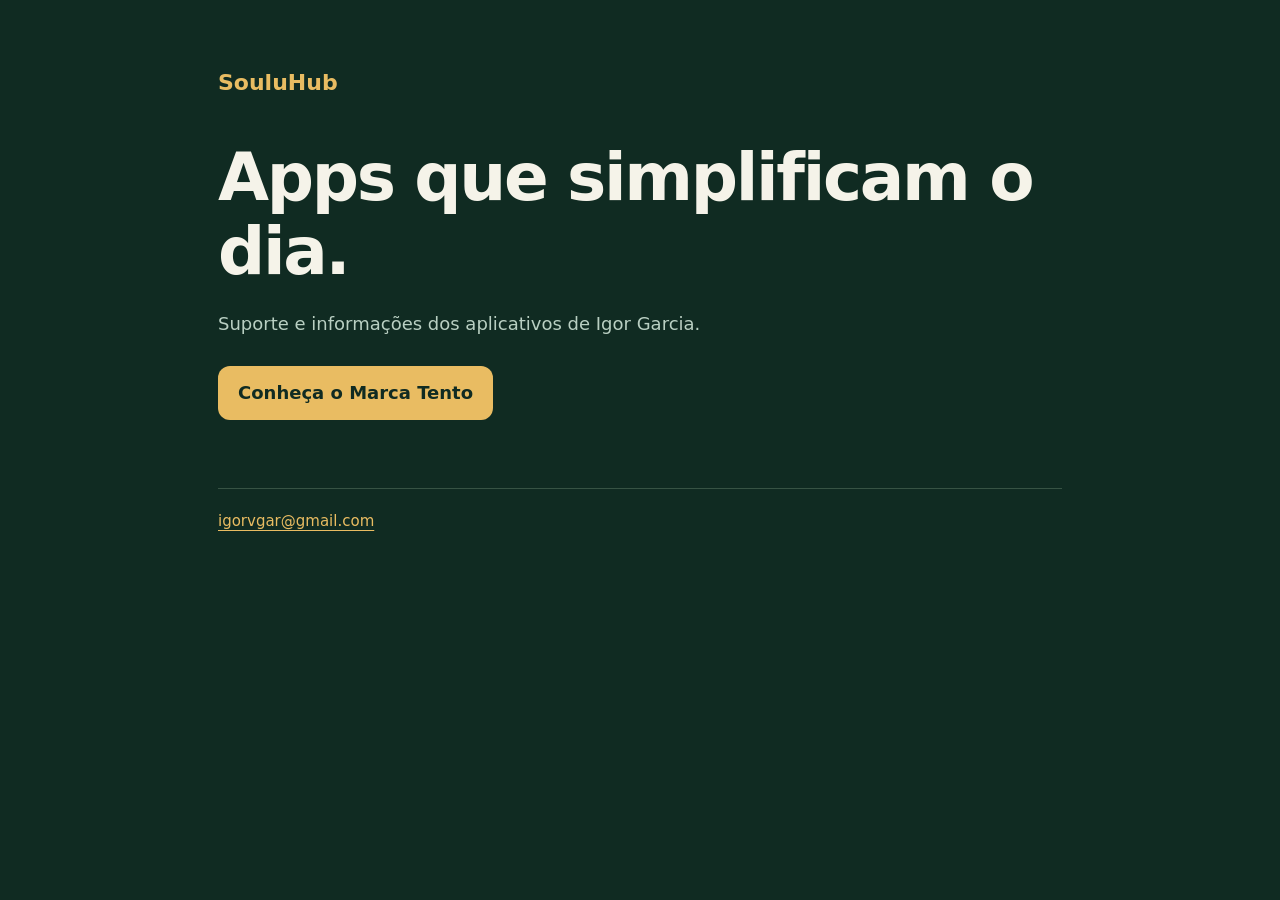
<file: index.html>
<!doctype html><html lang="pt-BR"><head><meta charset="utf-8"><meta name="viewport" content="width=device-width, initial-scale=1"><title>SouluHub — suporte de aplicativos</title><link rel="stylesheet" href="/marca-tento/style.css"></head><body><main><a class="brand" href="/">SouluHub</a><h1>Apps que simplificam o dia.</h1><p>Suporte e informações dos aplicativos de Igor Garcia.</p><a class="button" href="/marca-tento/">Conheça o Marca Tento</a><footer><a href="mailto:igorvgar@gmail.com">igorvgar@gmail.com</a></footer></main></body></html>
</file>
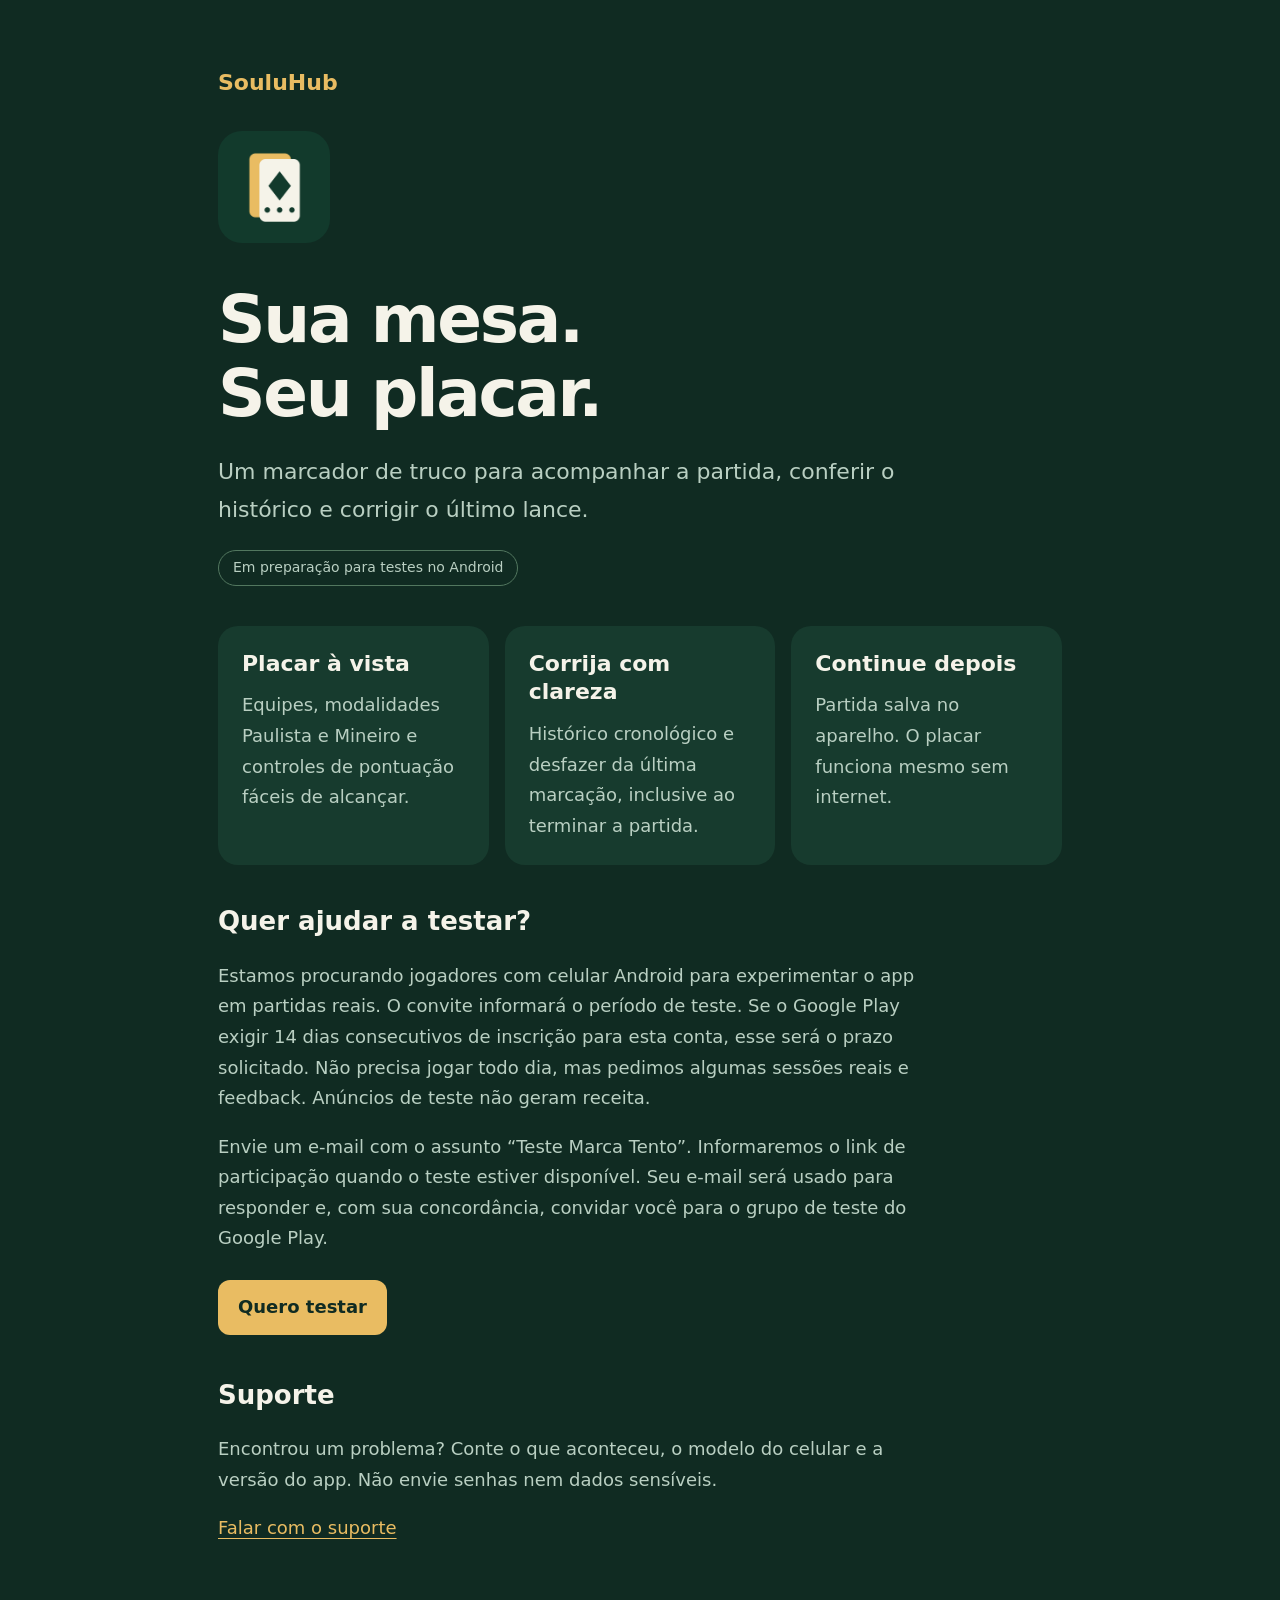
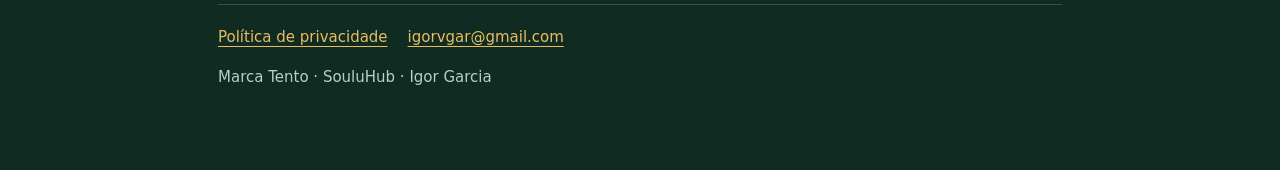
<file: marca-tento/index.html>
<!doctype html><html lang="pt-BR"><head><meta charset="utf-8"><meta name="viewport" content="width=device-width,initial-scale=1"><meta name="description" content="Marca Tento: placar de truco com histórico, desfazer e partida salva. Informações, testes e suporte."><title>Marca Tento — Placar de Truco</title><link rel="stylesheet" href="style.css"></head><body><main><a class="brand" href="/">SouluHub</a><img class="logo" src="icon.png" alt="Marca Tento: carta e três tentos"><h1>Sua mesa.<br>Seu placar.</h1><p class="lead">Um marcador de truco para acompanhar a partida, conferir o histórico e corrigir o último lance.</p><span class="status">Em preparação para testes no Android</span><div class="grid"><section class="card"><h2>Placar à vista</h2><p>Equipes, modalidades Paulista e Mineiro e controles de pontuação fáceis de alcançar.</p></section><section class="card"><h2>Corrija com clareza</h2><p>Histórico cronológico e desfazer da última marcação, inclusive ao terminar a partida.</p></section><section class="card"><h2>Continue depois</h2><p>Partida salva no aparelho. O placar funciona mesmo sem internet.</p></section></div><h2>Quer ajudar a testar?</h2><p>Estamos procurando jogadores com celular Android para experimentar o app em partidas reais. O convite informará o período de teste. Se o Google Play exigir 14 dias consecutivos de inscrição para esta conta, esse será o prazo solicitado. Não precisa jogar todo dia, mas pedimos algumas sessões reais e feedback. Anúncios de teste não geram receita.</p><p>Envie um e-mail com o assunto “Teste Marca Tento”. Informaremos o link de participação quando o teste estiver disponível. Seu e-mail será usado para responder e, com sua concordância, convidar você para o grupo de teste do Google Play.</p><a class="button" href="mailto:igorvgar@gmail.com?subject=Teste%20Marca%20Tento">Quero testar</a><h2>Suporte</h2><p>Encontrou um problema? Conte o que aconteceu, o modelo do celular e a versão do app. Não envie senhas nem dados sensíveis.</p><a href="mailto:igorvgar@gmail.com?subject=Suporte%20Marca%20Tento">Falar com o suporte</a><footer><a href="privacy.html">Política de privacidade</a><a href="mailto:igorvgar@gmail.com">igorvgar@gmail.com</a><p>Marca Tento · SouluHub · Igor Garcia</p></footer></main></body></html>
</file>
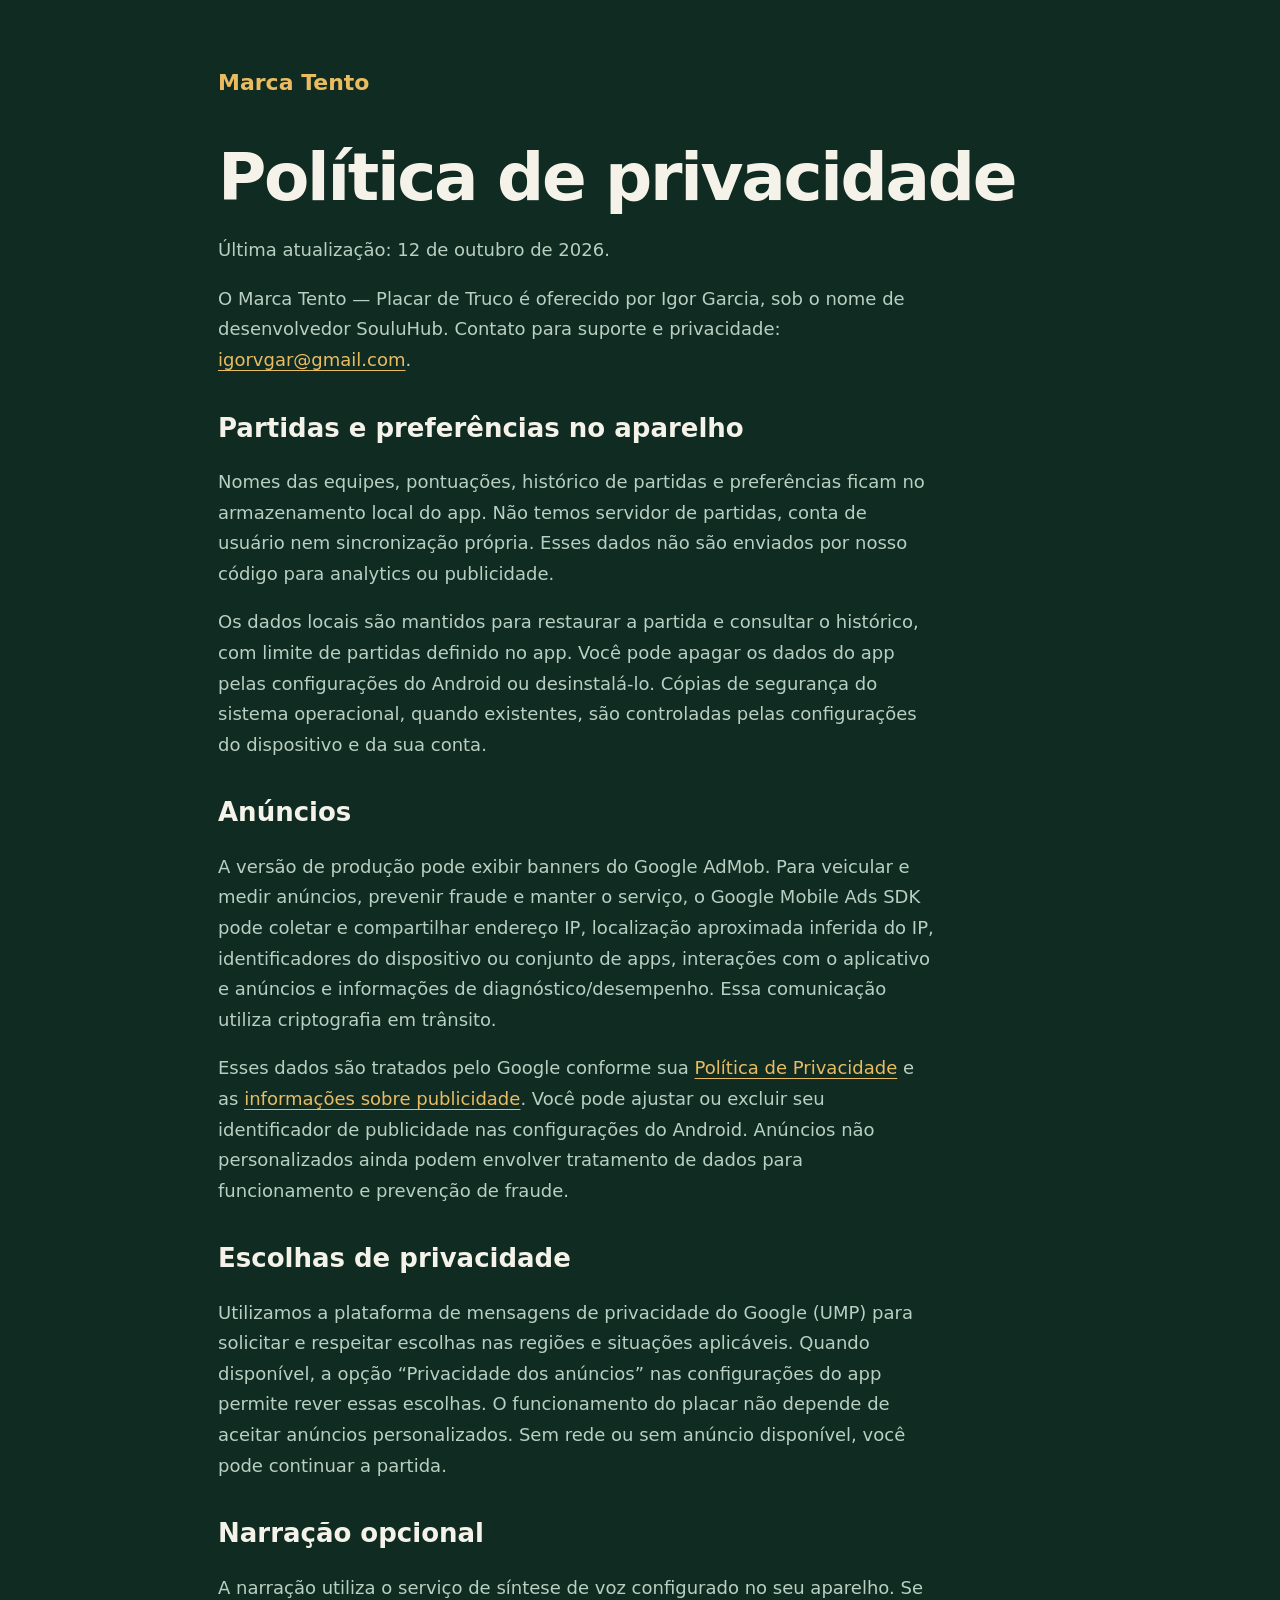
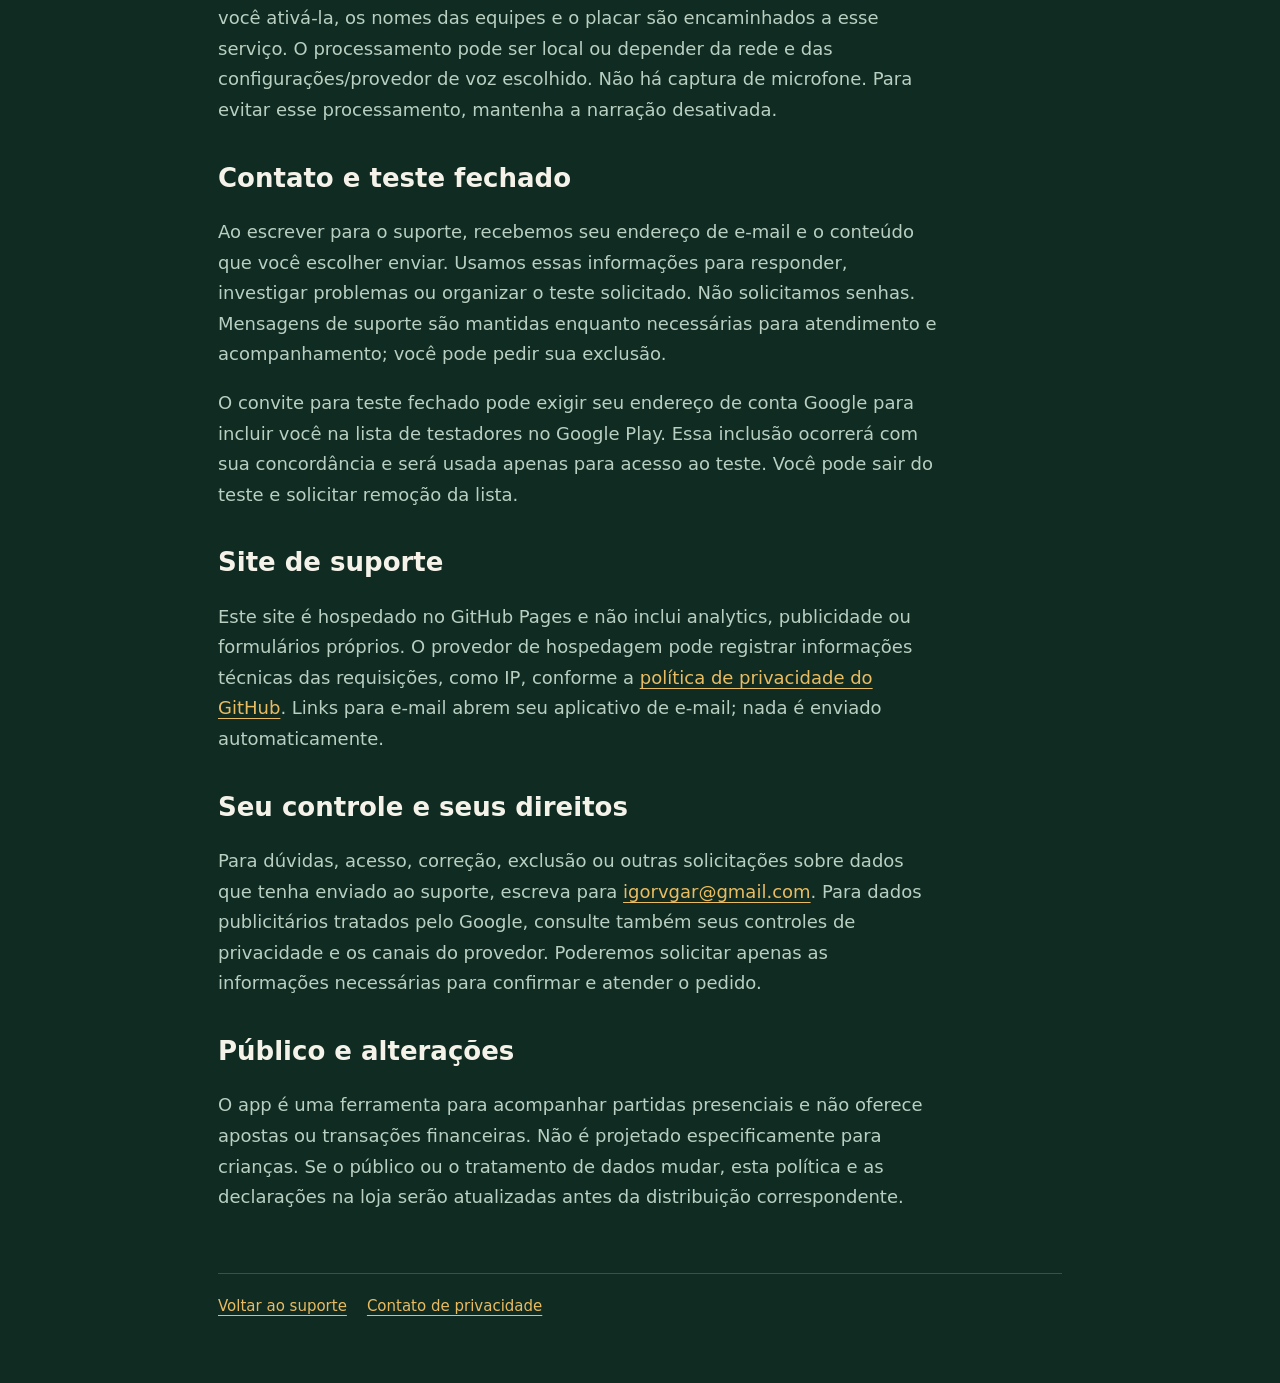
<file: marca-tento/privacy.html>
<!doctype html><html lang="pt-BR"><head><meta charset="utf-8"><meta name="viewport" content="width=device-width,initial-scale=1"><meta name="robots" content="index,follow"><title>Privacidade — Marca Tento</title><link rel="stylesheet" href="style.css"></head><body><main><a class="brand" href="./">Marca Tento</a><h1>Política de privacidade</h1><p>Última atualização: 12 de outubro de 2026.</p><p>O Marca Tento — Placar de Truco é oferecido por Igor Garcia, sob o nome de desenvolvedor SouluHub. Contato para suporte e privacidade: <a href="mailto:igorvgar@gmail.com">igorvgar@gmail.com</a>.</p><h2>Partidas e preferências no aparelho</h2><p>Nomes das equipes, pontuações, histórico de partidas e preferências ficam no armazenamento local do app. Não temos servidor de partidas, conta de usuário nem sincronização própria. Esses dados não são enviados por nosso código para analytics ou publicidade.</p><p>Os dados locais são mantidos para restaurar a partida e consultar o histórico, com limite de partidas definido no app. Você pode apagar os dados do app pelas configurações do Android ou desinstalá-lo. Cópias de segurança do sistema operacional, quando existentes, são controladas pelas configurações do dispositivo e da sua conta.</p><h2>Anúncios</h2><p>A versão de produção pode exibir banners do Google AdMob. Para veicular e medir anúncios, prevenir fraude e manter o serviço, o Google Mobile Ads SDK pode coletar e compartilhar endereço IP, localização aproximada inferida do IP, identificadores do dispositivo ou conjunto de apps, interações com o aplicativo e anúncios e informações de diagnóstico/desempenho. Essa comunicação utiliza criptografia em trânsito.</p><p>Esses dados são tratados pelo Google conforme sua <a href="https://policies.google.com/privacy">Política de Privacidade</a> e as <a href="https://policies.google.com/technologies/ads">informações sobre publicidade</a>. Você pode ajustar ou excluir seu identificador de publicidade nas configurações do Android. Anúncios não personalizados ainda podem envolver tratamento de dados para funcionamento e prevenção de fraude.</p><h2>Escolhas de privacidade</h2><p>Utilizamos a plataforma de mensagens de privacidade do Google (UMP) para solicitar e respeitar escolhas nas regiões e situações aplicáveis. Quando disponível, a opção “Privacidade dos anúncios” nas configurações do app permite rever essas escolhas. O funcionamento do placar não depende de aceitar anúncios personalizados. Sem rede ou sem anúncio disponível, você pode continuar a partida.</p><h2>Narração opcional</h2><p>A narração utiliza o serviço de síntese de voz configurado no seu aparelho. Se você ativá-la, os nomes das equipes e o placar são encaminhados a esse serviço. O processamento pode ser local ou depender da rede e das configurações/provedor de voz escolhido. Não há captura de microfone. Para evitar esse processamento, mantenha a narração desativada.</p><h2>Contato e teste fechado</h2><p>Ao escrever para o suporte, recebemos seu endereço de e-mail e o conteúdo que você escolher enviar. Usamos essas informações para responder, investigar problemas ou organizar o teste solicitado. Não solicitamos senhas. Mensagens de suporte são mantidas enquanto necessárias para atendimento e acompanhamento; você pode pedir sua exclusão.</p><p>O convite para teste fechado pode exigir seu endereço de conta Google para incluir você na lista de testadores no Google Play. Essa inclusão ocorrerá com sua concordância e será usada apenas para acesso ao teste. Você pode sair do teste e solicitar remoção da lista.</p><h2>Site de suporte</h2><p>Este site é hospedado no GitHub Pages e não inclui analytics, publicidade ou formulários próprios. O provedor de hospedagem pode registrar informações técnicas das requisições, como IP, conforme a <a href="https://docs.github.com/en/site-policy/privacy-policies/github-general-privacy-statement">política de privacidade do GitHub</a>. Links para e-mail abrem seu aplicativo de e-mail; nada é enviado automaticamente.</p><h2>Seu controle e seus direitos</h2><p>Para dúvidas, acesso, correção, exclusão ou outras solicitações sobre dados que tenha enviado ao suporte, escreva para <a href="mailto:igorvgar@gmail.com">igorvgar@gmail.com</a>. Para dados publicitários tratados pelo Google, consulte também seus controles de privacidade e os canais do provedor. Poderemos solicitar apenas as informações necessárias para confirmar e atender o pedido.</p><h2>Público e alterações</h2><p>O app é uma ferramenta para acompanhar partidas presenciais e não oferece apostas ou transações financeiras. Não é projetado especificamente para crianças. Se o público ou o tratamento de dados mudar, esta política e as declarações na loja serão atualizadas antes da distribuição correspondente.</p><footer><a href="./">Voltar ao suporte</a><a href="mailto:igorvgar@gmail.com">Contato de privacidade</a></footer></main></body></html>
</file>
<file: marca-tento/style.css>
:root{color-scheme:dark;--bg:#102b22;--panel:#173b2e;--ink:#f5f3e9;--muted:#b9cfc2;--gold:#e9bc62}*{box-sizing:border-box}body{margin:0;background:var(--bg);color:var(--ink);font:18px/1.7 system-ui,-apple-system,Segoe UI,sans-serif}main{max-width:900px;margin:auto;padding:64px 28px}a{color:var(--gold);text-underline-offset:4px}a:focus-visible{outline:3px solid var(--gold);outline-offset:5px}.brand{font-weight:750;text-decoration:none;font-size:22px}h1{font-size:clamp(36px,6vw,66px);line-height:1.12;letter-spacing:-.035em;margin:40px 0 20px}h2{line-height:1.3;margin-top:36px;font-size:26px}p{max-width:720px;color:var(--muted)}.lead{font-size:22px}.button{display:inline-block;background:var(--gold);color:var(--bg);padding:12px 20px;border-radius:12px;text-decoration:none;font-weight:700;margin:8px 8px 8px 0}.grid{display:grid;grid-template-columns:repeat(auto-fit,minmax(230px,1fr));gap:16px;margin:40px 0}.card{background:var(--panel);padding:24px;border-radius:20px}.card h2{margin:0 0 12px;font-size:22px}.card p{margin:0}.status{display:inline-block;border:1px solid #52775f;border-radius:30px;padding:5px 14px;font-size:14px;color:var(--muted)}footer{margin-top:60px;padding-top:20px;border-top:1px solid #375344;color:var(--muted);font-size:15px}footer a{margin-right:20px}li{margin:10px 0;color:var(--muted)}img.logo{width:112px;height:112px;border-radius:24px;display:block;margin-top:30px}small{color:var(--muted)}@media(max-width:480px){main{padding:32px 20px}.lead{font-size:20px}}
</file>
